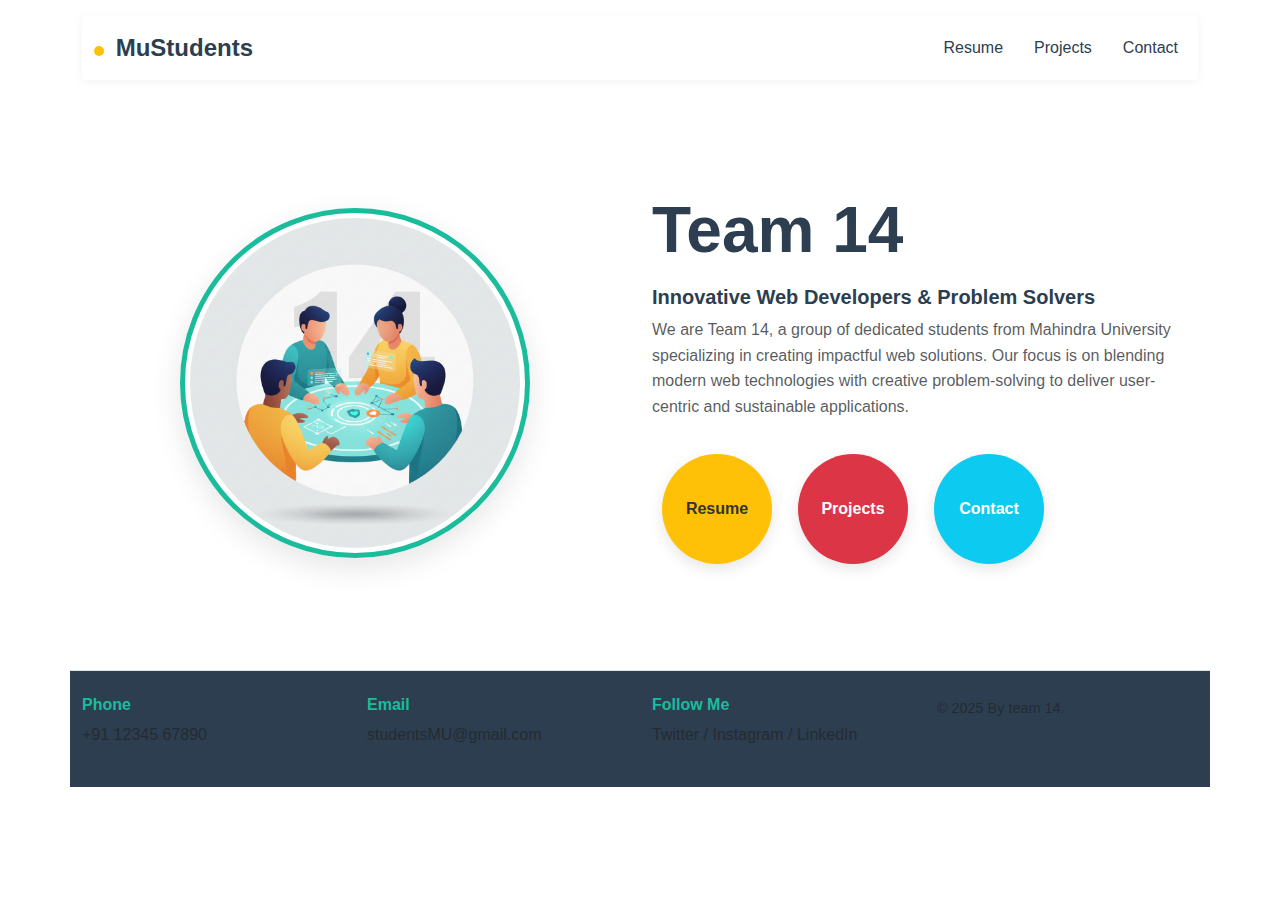
<file: index.html>
<!DOCTYPE html>
<html lang="en">
<head>
    <meta charset="UTF-8">
    <meta name="viewport" content="width=device-width, initial-scale=1.0">
    <title>MuStudents - Personal Portfolio</title>
    
    <link href="https://cdn.jsdelivr.net/npm/bootstrap@5.3.3/dist/css/bootstrap.min.css" rel="stylesheet" integrity="sha384-QWTKZyjpPEjISv5WaRU9OFeRpok6YctnYmDr5pNlyT2bRjXh0JMhjY6hW+ALEwIH" crossorigin="anonymous">

    <link rel="stylesheet" href="style.css">
    </head>
<body>

    <header class="container py-3">
        <nav class="navbar navbar-expand-lg">
            <div class="container-fluid">
                <a class="navbar-brand fw-bold" href="index.html">
                    <span style="display: inline-block; width: 10px; height: 10px; background-color: #ffc107; border-radius: 50%; margin-right: 5px;"></span>
                    MuStudents </a>
                
                <button class="navbar-toggler" type="button" data-bs-toggle="collapse" data-bs-target="#navbarNav" aria-controls="navbarNav" aria-expanded="false" aria-label="Toggle navigation">
                    <span class="navbar-toggler-icon"></span>
                </button>
                
                <div class="collapse navbar-collapse justify-content-end" id="navbarNav">
                    <ul class="navbar-nav">
                        <li class="nav-item">
                            <a class="nav-link" href="resume.html">Resume</a>
                        </li>
                        <li class="nav-item">
                            <a class="nav-link" href="projects.html">Projects</a>
                        </li>
                        <li class="nav-item">
                            <a class="nav-link" href="contact.html">Contact</a>
                        </li>
                    </ul>
                </div>
            </div>
        </nav>
    </header>

    <main class="container my-5">
        <section id="home-hero" class="py-5">
            <div class="row align-items-center">
                
                <div class="col-md-6 text-center">
                    <img src="team_profile.png" alt="Team 14 Profile Picture" class="img-fluid profile-image">
                </div>

                <div class="col-md-6">
                    <h1 class="display-3 fw-bold">Team 14</h1>
                    <h5 class="fw-bold mt-3">Innovative Web Developers & Problem Solvers</h5>
                    <p class="text-muted">
                        We are Team 14, a group of dedicated students from Mahindra University specializing in creating impactful web solutions. Our focus is on blending modern web technologies with creative problem-solving to deliver user-centric and sustainable applications.
                    </p>
                    
                    <div class="d-flex mt-4 justify-content-center justify-content-md-start">
                        <a href="resume.html" class="circle-btn btn-resume">Resume</a>
                        <a href="projects.html" class="circle-btn btn-projects ms-3">Projects</a>
                        <a href="contact.html" class="circle-btn btn-contact ms-3">Contact</a>
                    </div>
                </div>

            </div>
        </section>
        </main>

    <footer class="container py-4 mt-5 border-top">
        <div class="row">
            
            <div class="col-12 col-md-3 mb-3">
                <h6 class="fw-bold">Phone</h6>
                <span class="text-muted">+91 12345 67890</span> </div>

            <div class="col-12 col-md-3 mb-3">
                <h6 class="fw-bold">Email</h6>
                <span class="text-muted">studentsMU@gmail.com</span> </div>

            <div class="col-12 col-md-3 mb-3">
                <h6 class="fw-bold">Follow Me</h6>
                <span class="text-muted">Twitter / Instagram / LinkedIn</span> </div>

            <div class="col-12 col-md-3 mb-3">
                <span class="text-muted" style="font-size: 0.9rem;">&copy; 2025 By team 14.</span> </div>

        </div>
    </footer>


    <script src="https://cdn.jsdelivr.net/npm/bootstrap@5.3.3/dist/js/bootstrap.bundle.min.js" integrity="sha384-YvpcrYf0tY3lHB60NNkmXc5s9fDVZLESaAA55NDzOxhy9GkcIdslK1eN7N6jIeHz" crossorigin="anonymous"></script>
</body>
</html>
</file>
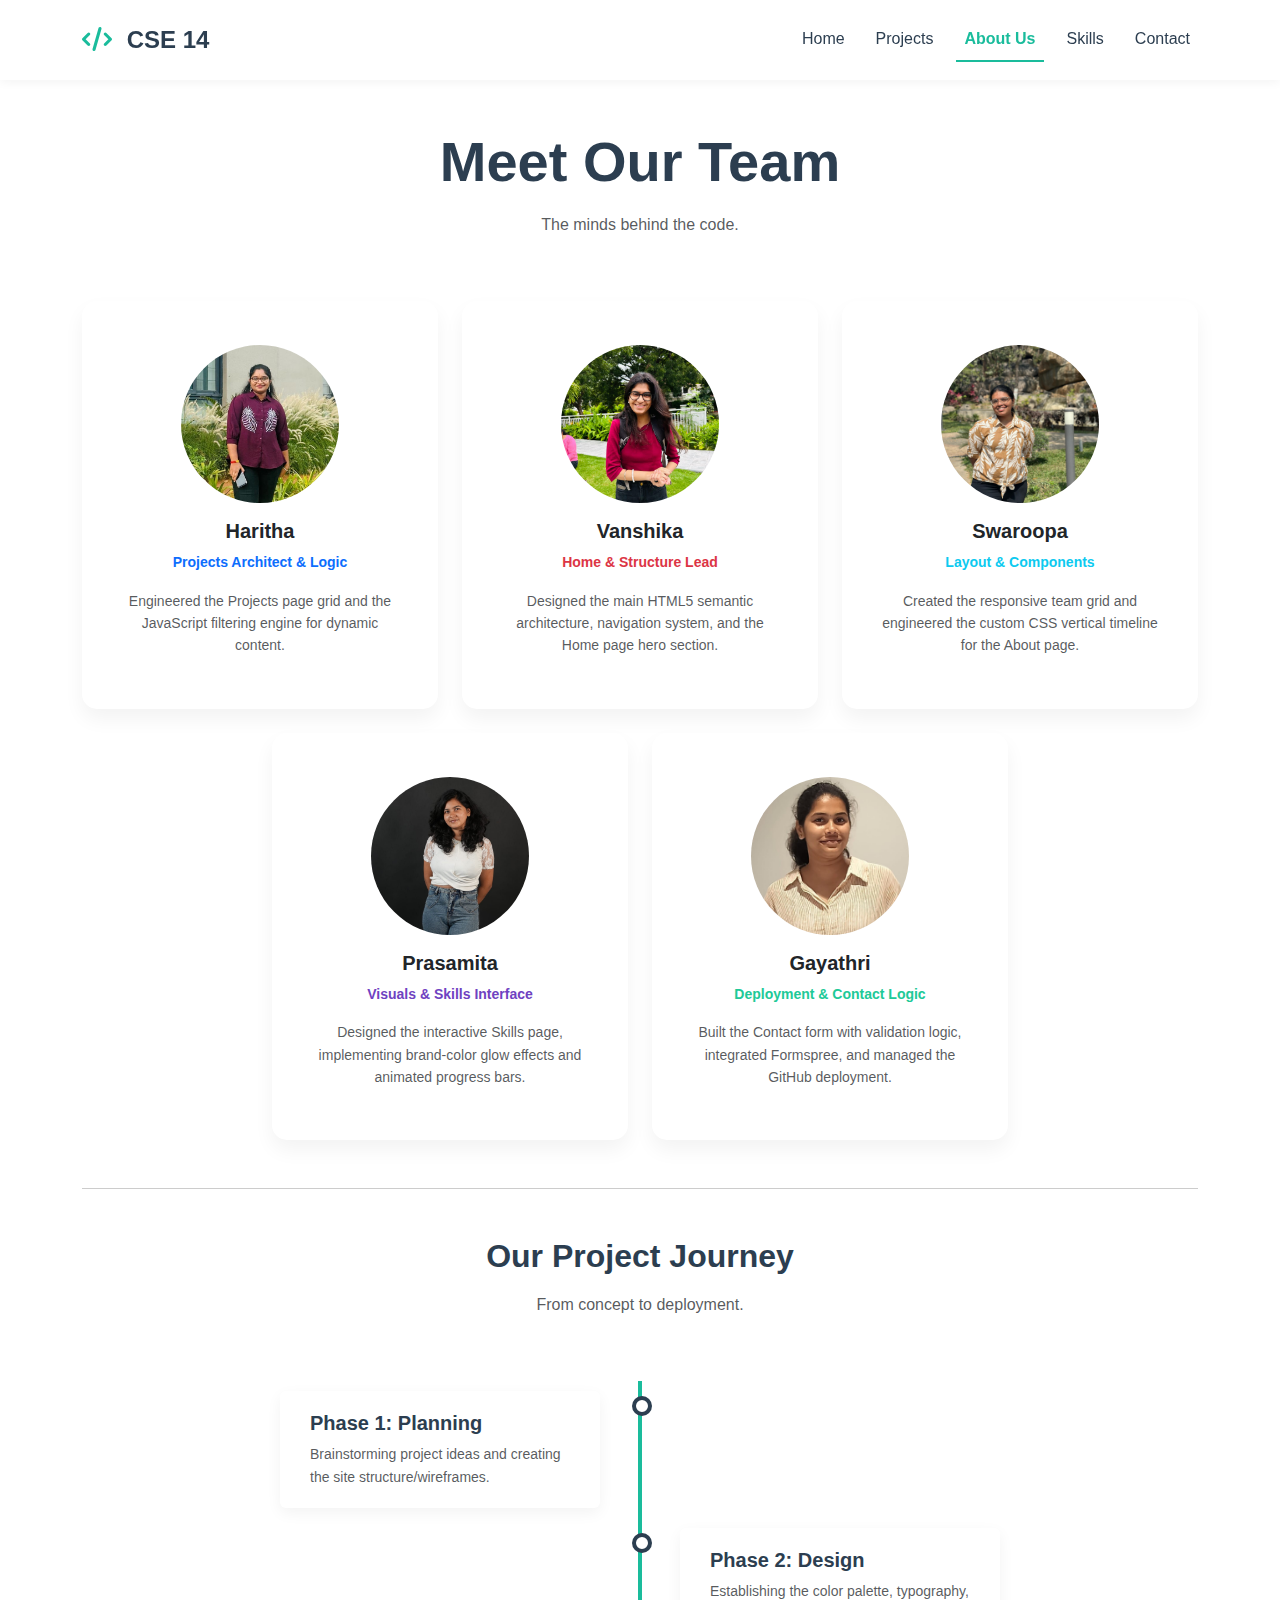
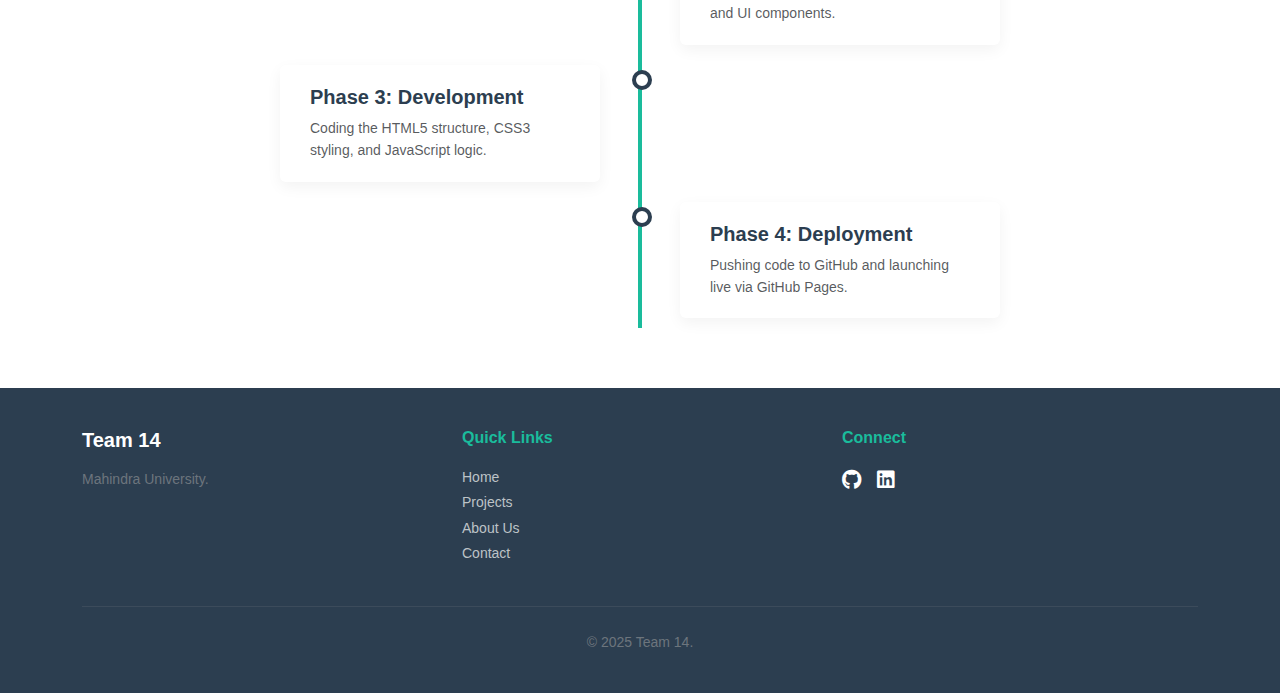
<file: about.html>
<!DOCTYPE html>
<html lang="en">
<head>
    <meta charset="UTF-8">
    <meta name="viewport" content="width=device-width, initial-scale=1.0">
    <title>About Us - Team 14 Portfolio</title>
    
    <link rel="icon" type="image/x-icon" href="favicon.ico">
    <link href="https://cdn.jsdelivr.net/npm/bootstrap@5.3.3/dist/css/bootstrap.min.css" rel="stylesheet">
    <link rel="stylesheet" href="https://cdnjs.cloudflare.com/ajax/libs/font-awesome/6.4.0/css/all.min.css">
    <link rel="stylesheet" href="style.css">
</head>
<body>

    <header class="sticky-top">
        <nav class="navbar navbar-expand-lg py-3">
            <div class="container">
                <a class="navbar-brand fw-bold" href="index.html">
                    <i class="fa-solid fa-code me-2" style="color: var(--primary-color);"></i>
                    CSE 14
                </a>
                <button class="navbar-toggler" type="button" data-bs-toggle="collapse" data-bs-target="#navbarNav">
                    <span class="navbar-toggler-icon"></span>
                </button>
                <div class="collapse navbar-collapse justify-content-end" id="navbarNav">
                    <ul class="navbar-nav">
                        <li class="nav-item"><a class="nav-link" href="index.html">Home</a></li>
                        <li class="nav-item"><a class="nav-link" href="projects.html">Projects</a></li>
                        <li class="nav-item"><a class="nav-link active" href="about.html">About Us</a></li>
                        <li class="nav-item"><a class="nav-link" href="skills.html">Skills</a></li>
                        <li class="nav-item"><a class="nav-link" href="contact.html">Contact</a></li>
                    </ul>
                </div>
            </div>
        </nav>
    </header>

    <main class="container my-5">
        
        <div class="row mb-5 text-center">
            <div class="col-12">
                <h1 class="display-4 fw-bold mb-3">Meet Our Team</h1>
                <p class="text-muted">The minds behind the code.</p>
            </div>
        </div>

        <div class="row justify-content-center g-4 mb-5">
            
            <div class="col-lg-4 col-md-6">
                <div class="card team-card text-center h-100">
                    <img src="haritha.jpeg" class="card-img-top w-50 rounded-circle mx-auto mt-4" alt="Haritha">
                    <div class="card-body">
                        <h5 class="card-title fw-bold">Haritha</h5>
                        <p class="text-primary fw-bold small">Projects Architect & Logic</p>
                        <p class="text-muted small">Engineered the Projects page grid and the JavaScript filtering engine for dynamic content.</p>
                    </div>
                </div>
            </div>

            <div class="col-lg-4 col-md-6">
                <div class="card team-card text-center h-100">
                    <img src="vanshika.jpeg" class="card-img-top w-50 rounded-circle mx-auto mt-4" alt="Vanshika">
                    <div class="card-body">
                        <h5 class="card-title fw-bold">Vanshika</h5>
                        <p class="text-danger fw-bold small">Home & Structure Lead</p>
                        <p class="text-muted small">Designed the main HTML5 semantic architecture, navigation system, and the Home page hero section.</p>
                    </div>
                </div>
            </div>

            <div class="col-lg-4 col-md-6">
                <div class="card team-card text-center h-100">
                    <img src="swaroopa.jpeg" class="card-img-top w-50 rounded-circle mx-auto mt-4" alt="Swaroopa">
                    <div class="card-body">
                        <h5 class="card-title fw-bold">Swaroopa</h5>
                        <p class="text-info fw-bold small">Layout & Components</p>
                        <p class="text-muted small">Created the responsive team grid and engineered the custom CSS vertical timeline for the About page.</p>
                    </div>
                </div>
            </div>

            <div class="col-lg-4 col-md-6">
                <div class="card team-card text-center h-100">
                    <img src="prasamita.jpeg" class="card-img-top w-50 rounded-circle mx-auto mt-4" alt="Prasamita">
                    <div class="card-body">
                        <h5 class="card-title fw-bold">Prasamita</h5>
                        <p style="color: #6f42c1;" class="fw-bold small">Visuals & Skills Interface</p>
                        <p class="text-muted small">Designed the interactive Skills page, implementing brand-color glow effects and animated progress bars.</p>
                    </div>
                </div>
            </div>

            <div class="col-lg-4 col-md-6">
                <div class="card team-card text-center h-100">
                    <img src="gayathri.jpeg" class="card-img-top w-50 rounded-circle mx-auto mt-4" alt="Gayathri">
                    <div class="card-body">
                        <h5 class="card-title fw-bold">Gayathri</h5>
                        <p style="color: #20c997;" class="fw-bold small">Deployment & Contact Logic</p>
                        <p class="text-muted small">Built the Contact form with validation logic, integrated Formspree, and managed the GitHub deployment.</p>
                    </div>
                </div>
            </div>

        </div>

        <hr class="my-5">

        <div class="row mb-5 text-center">
            <div class="col-12">
                <h2 class="fw-bold mb-3">Our Project Journey</h2>
                <p class="text-muted">From concept to deployment.</p>
            </div>
        </div>

        <div class="timeline">
            <div class="timeline-container left">
                <div class="timeline-content">
                    <h5 class="fw-bold">Phase 1: Planning</h5>
                    <p class="text-muted small mb-0">Brainstorming project ideas and creating the site structure/wireframes.</p>
                </div>
            </div>
            <div class="timeline-container right">
                <div class="timeline-content">
                    <h5 class="fw-bold">Phase 2: Design</h5>
                    <p class="text-muted small mb-0">Establishing the color palette, typography, and UI components.</p>
                </div>
            </div>
            <div class="timeline-container left">
                <div class="timeline-content">
                    <h5 class="fw-bold">Phase 3: Development</h5>
                    <p class="text-muted small mb-0">Coding the HTML5 structure, CSS3 styling, and JavaScript logic.</p>
                </div>
            </div>
            <div class="timeline-container right">
                <div class="timeline-content">
                    <h5 class="fw-bold">Phase 4: Deployment</h5>
                    <p class="text-muted small mb-0">Pushing code to GitHub and launching live via GitHub Pages.</p>
                </div>
            </div>
        </div>

    </main>

    <footer>
        <div class="container">
            <div class="row">
                <div class="col-md-4 mb-4 mb-md-0">
                    <h5 class="fw-bold text-white mb-3">Team 14</h5>
                    <p class="text-secondary small">Mahindra University.</p>
                </div>
                <div class="col-md-4 mb-4 mb-md-0">
                    <h6 class="fw-bold mb-3">Quick Links</h6>
                    <ul class="list-unstyled">
                        <li><a href="index.html" class="text-decoration-none small">Home</a></li>
                        <li><a href="projects.html" class="text-decoration-none small">Projects</a></li>
                        <li><a href="about.html" class="text-decoration-none small">About Us</a></li>
                        <li><a href="contact.html" class="text-decoration-none small">Contact</a></li>
                    </ul>
                </div>
                <div class="col-md-4">
                    <h6 class="fw-bold mb-3">Connect</h6>
                    <div class="d-flex gap-3">
                        <a href="#" class="text-white fs-5"><i class="fa-brands fa-github"></i></a>
                        <a href="#" class="text-white fs-5"><i class="fa-brands fa-linkedin"></i></a>
                    </div>
                </div>
            </div>
            <hr class="border-secondary my-4">
            <div class="text-center text-secondary small">&copy; 2025 Team 14.</div>
        </div>
    </footer>

    <script src="https://cdn.jsdelivr.net/npm/bootstrap@5.3.3/dist/js/bootstrap.bundle.min.js"></script>
</body>
</html>
</file>
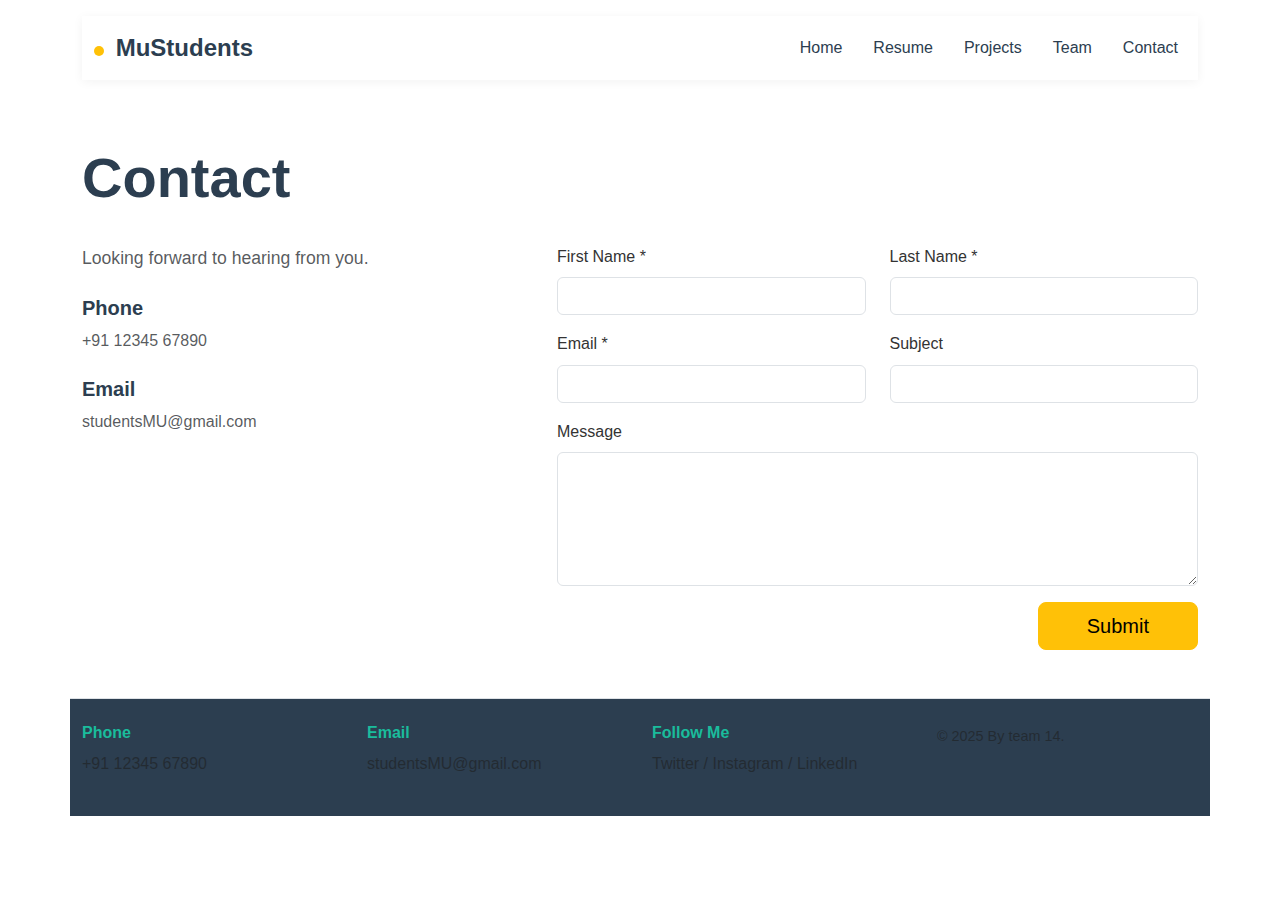
<file: contact.html>
<!DOCTYPE html>
<html lang="en">
<head>
    <meta charset="UTF-8">
    <meta name="viewport" content="width=device-width, initial-scale=1.0">
    <title>Contact - MuStudents Portfolio</title>
    
    <link href="https://cdn.jsdelivr.net/npm/bootstrap@5.3.3/dist/css/bootstrap.min.css" rel="stylesheet" integrity="sha34-QWTKZyjpPEjISv5WaRU9OFeRpok6YctnYmDr5pNlyT2bRjXh0JMhjY6hW+ALEwIH" crossorigin="anonymous">

    <link rel="stylesheet" href="style.css">
</head>
<body>

<header class="container py-3">
        <nav class="navbar navbar-expand-lg">
            <div class="container-fluid">
                <a class="navbar-brand fw-bold" href="index.html">
                    <span style="display: inline-block; width: 10px; height: 10px; background-color: #ffc107; border-radius: 50%; margin-right: 5px;"></span>
                    MuStudents
                </a>
                
                <button class="navbar-toggler" type="button" data-bs-toggle="collapse" data-bs-target="#navbarNav" aria-controls="navbarNav" aria-expanded="false" aria-label="Toggle navigation">
                    <span class="navbar-toggler-icon"></span>
                </button>
                
                <div class="collapse navbar-collapse justify-content-end" id="navbarNav">
                    <ul class="navbar-nav">
                        <li class="nav-item">
                            <a class="nav-link" href="index.html">Home</a>
                        </li>
                        <li class="nav-item">
                            <a class="nav-link" href="resume.html">Resume</a>
                        </li>
                        <li class="nav-item">
                            <a class="nav-link" href="projects.html">Projects</a>
                        </li>
                        <li class="nav-item">
                            <a class="nav-link" href="team.html">Team</a>
                        </li>
                        <li class="nav-item">
                            <a class="nav-link" href="contact.html">Contact</a>
                        </li>
                    </ul>
                </div>
            </div>
        </nav>
    </header>

    <main class="container my-5">
        
        <div class="row mb-4">
            <div class="col-12">
                <h1 class="display-4 fw-bold">Contact</h1>
            </div>
        </div>

        <div class="row">
            
            <div class="col-md-5 mb-4">
                <p class="text-muted" style="font-size: 1.1rem;">Looking forward to hearing from you.</p>
                
                <h5 class="fw-bold mt-4">Phone</h5>
                <p class="text-muted">+91 12345 67890</p>
                
                <h5 class="fw-bold mt-4">Email</h5>
                <p class="text-muted">studentsMU@gmail.com</p>
            </div>

            <div class="col-md-7">
                <form action="#" method="POST">
                    
                    <div class="row">
                        <div class="col-md-6 mb-3">
                            <label for="firstName" class="form-label">First Name *</label>
                            <input type="text" class="form-control" id="firstName" required>
                        </div>
                        <div class="col-md-6 mb-3">
                            <label for="lastName" class="form-label">Last Name *</label>
                            <input type="text" class="form-control" id="lastName" required>
                        </div>
                    </div>
                    
                    <div class="row">
                        <div class="col-md-6 mb-3">
                            <label for="email" class="form-label">Email *</label>
                            <input type="email" class="form-control" id="email" required>
                        </div>
                        <div class="col-md-6 mb-3">
                            <label for="subject" class="form-label">Subject</label>
                            <input type="text" class="form-control" id="subject">
                        </div>
                    </div>

                    <div class="mb-3">
                        <label for="message" class="form-label">Message</label>
                        <textarea class="form-control" id="message" rows="5"></textarea>
                    </div>

                    <div class="text-end">
                        <button type="submit" class="btn btn-warning btn-lg px-5">Submit</button>
                    </div>

                </form>
            </div>
        </div>

    </main>

    <footer class="container py-4 mt-5 border-top">
        <div class="row">
            
            <div class="col-12 col-md-3 mb-3">
                <h6 class="fw-bold">Phone</h6>
                <span class="text-muted">+91 12345 67890</span>
            </div>

            <div class="col-12 col-md-3 mb-3">
                <h6 class="fw-bold">Email</h6>
                <span class="text-muted">studentsMU@gmail.com</span>
            </div>

            <div class="col-12 col-md-3 mb-3">
                <h6 class="fw-bold">Follow Me</h6>
                <span class="text-muted">Twitter / Instagram / LinkedIn</span>
            </div>

            <div class="col-12 col-md-3 mb-3">
                <span class="text-muted" style="font-size: 0.9rem;">&copy; 2025 By team 14.</span>
            </div>

        </div>
    </footer>


    <script src="https://cdn.jsdelivr.net/npm/bootstrap@5.3.3/dist/js/bootstrap.bundle.min.js" integrity="sha34-YvpcrYf0tY3lHB60NNkmXc5s9fDVZLESaAA55NDzOxhy9GkcIdslK1eN7N6jIeHz" crossorigin="anonymous"></script>
</body>
</html>
</file>
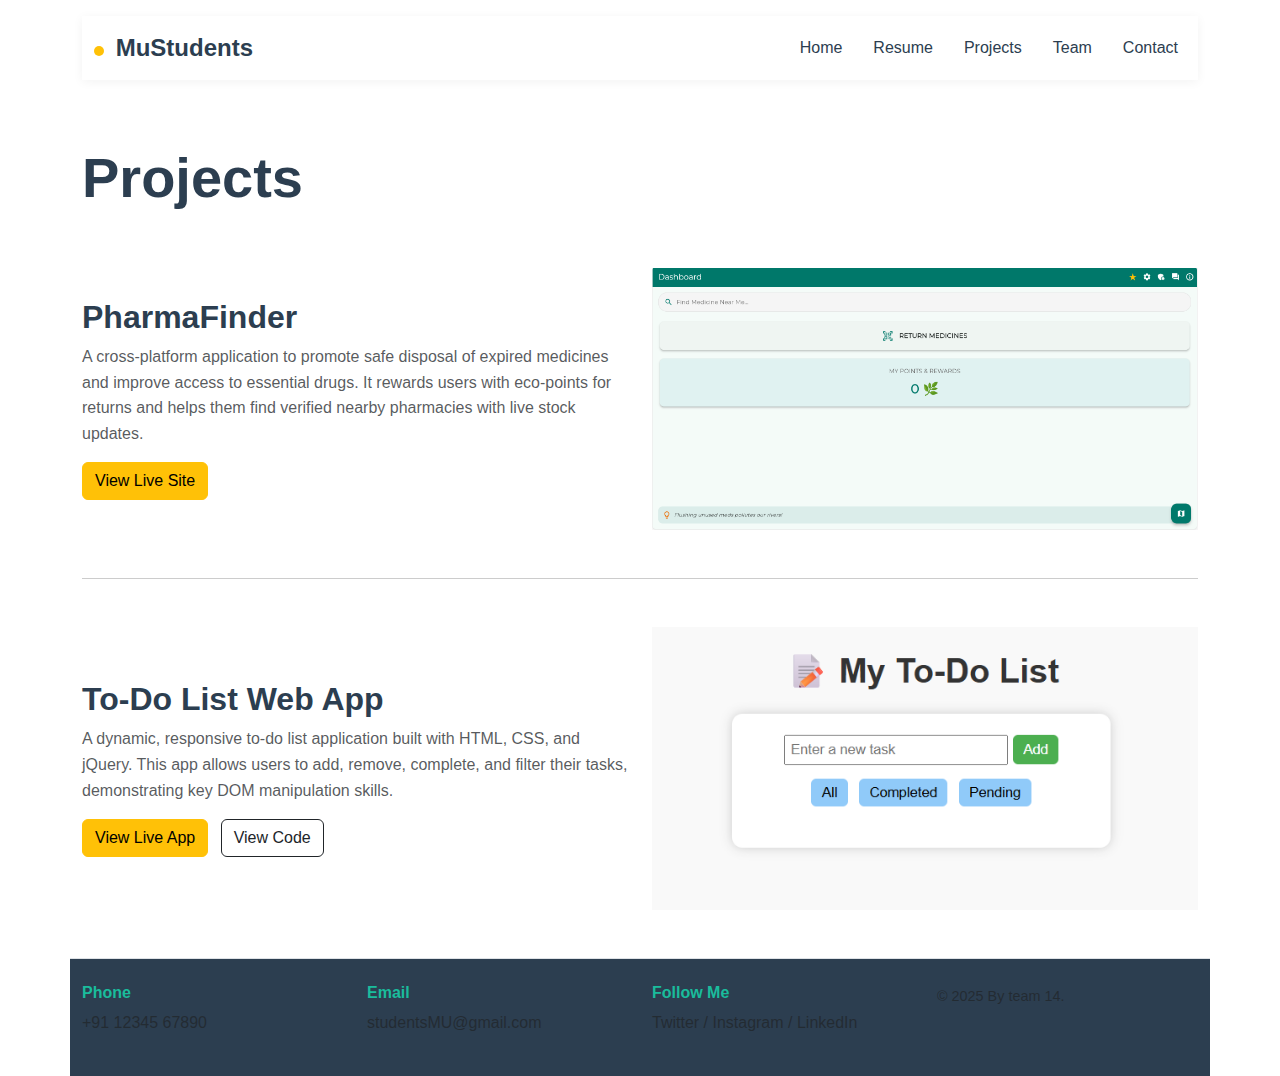
<file: projects.html>
<!DOCTYPE html>
<html lang="en">
<head>
    <meta charset="UTF-8">
    <meta name="viewport" content="width=device-width, initial-scale=1.0">
    <title>Projects - MuStudents Portfolio</title>
    
    <link href="https://cdn.jsdelivr.net/npm/bootstrap@5.3.3/dist/css/bootstrap.min.css" rel="stylesheet" integrity="sha384-QWTKZyjpPEjISv5WaRU9OFeRpok6YctnYmDr5pNlyT2bRjXh0JMhjY6hW+ALEwIH" crossorigin="anonymous">

    <link rel="stylesheet" href="style.css">
</head>
<body>

<header class="container py-3">
        <nav class="navbar navbar-expand-lg">
            <div class="container-fluid">
                <a class="navbar-brand fw-bold" href="index.html">
                    <span style="display: inline-block; width: 10px; height: 10px; background-color: #ffc107; border-radius: 50%; margin-right: 5px;"></span>
                    MuStudents
                </a>
                
                <button class="navbar-toggler" type="button" data-bs-toggle="collapse" data-bs-target="#navbarNav" aria-controls="navbarNav" aria-expanded="false" aria-label="Toggle navigation">
                    <span class="navbar-toggler-icon"></span>
                </button>
                
                <div class="collapse navbar-collapse justify-content-end" id="navbarNav">
                    <ul class="navbar-nav">
                        <li class="nav-item">
                            <a class="nav-link" href="index.html">Home</a>
                        </li>
                        <li class="nav-item">
                            <a class="nav-link" href="resume.html">Resume</a>
                        </li>
                        <li class="nav-item">
                            <a class="nav-link" href="projects.html">Projects</a>
                        </li>
                        <li class="nav-item">
                            <a class="nav-link" href="team.html">Team</a>
                        </li>
                        <li class="nav-item">
                            <a class="nav-link" href="contact.html">Contact</a>
                        </li>
                    </ul>
                </div>
            </div>
        </nav>
    </header>

    <main class="container my-5">
        
        <div class="row mb-5">
            <div class="col-12">
                <h1 class="display-4 fw-bold">Projects</h1>
            </div>
        </div>

        <section class="project-item mb-5">
            <div class="row align-items-center">
                <div class="col-md-6 mb-3 mb-md-0">
                    <h2 class="fw-bold">PharmaFinder</h2>
                    <p class="text-muted">
                        A cross-platform application to promote safe disposal of expired medicines and improve access to essential drugs. It rewards users with eco-points for returns and helps them find verified nearby pharmacies with live stock updates.
                    </p>
                    <a href="https://pharmafinderapp-15977.web.app" target="_blank" rel="noopener noreferrer" class="btn btn-warning">View Live Site</a>
                </div>
                <div class="col-md-6">
                    <img src="pharmafinder.png" alt="PharmaFinder App Screenshot" class="img-fluid project-image">
                </div>
            </div>
        </section>

        <hr class="my-5"> <section class="project-item mb-5">
            <div class="row align-items-center">
                <div class="col-md-6 mb-3 mb-md-0">
                    <h2 class="fw-bold">To-Do List Web App</h2>
                    <p class="text-muted">
                        A dynamic, responsive to-do list application built with HTML, CSS, and jQuery. This app allows users to add, remove, complete, and filter their tasks, demonstrating key DOM manipulation skills.
                    </p>
                    <a href="https://swift13dev.github.io/todo-list-app/" target="_blank" rel="noopener noreferrer" class="btn btn-warning">
                        View Live App
                    </a>
                    <a href="https://github.com/swift13dev/todo-list-app" target="_blank" rel="noopener noreferrer" class="btn btn-outline-dark ms-2">
                        View Code
                    </a>
                </div>
                <div class="col-md-6">
                    <img src="todo.png" alt="To-Do List App Screenshot" class="img-fluid project-image">
                </div>
            </div>
        </section>

    </main>

    <footer class="container py-4 mt-5 border-top">
        <div class="row">
            
            <div class="col-12 col-md-3 mb-3">
                <h6 class="fw-bold">Phone</h6>
                <span class="text-muted">+91 12345 67890</span>
            </div>

            <div class="col-12 col-md-3 mb-3">
                <h6 class="fw-bold">Email</h6>
                <span class="text-muted">studentsMU@gmail.com</span>
            </div>

            <div class="col-12 col-md-3 mb-3">
                <h6 class="fw-bold">Follow Me</h6>
                <span class="text-muted">Twitter / Instagram / LinkedIn</span>
            </div>

            <div class="col-12 col-md-3 mb-3">
                <span class="text-muted" style="font-size: 0.9rem;">&copy; 2025 By team 14.</span>
            </div>

        </div>
    </footer>


    <script src="https://cdn.jsdelivr.net/npm/bootstrap@5.3.3/dist/js/bootstrap.bundle.min.js" integrity="sha384-YvpcrYf0tY3lHB60NNkmXc5s9fDVZLESaAA55NDzOxhy9GkcIdslK1eN7N6jIeHz" crossorigin="anonymous"></script>
</body>
</html>
</file>
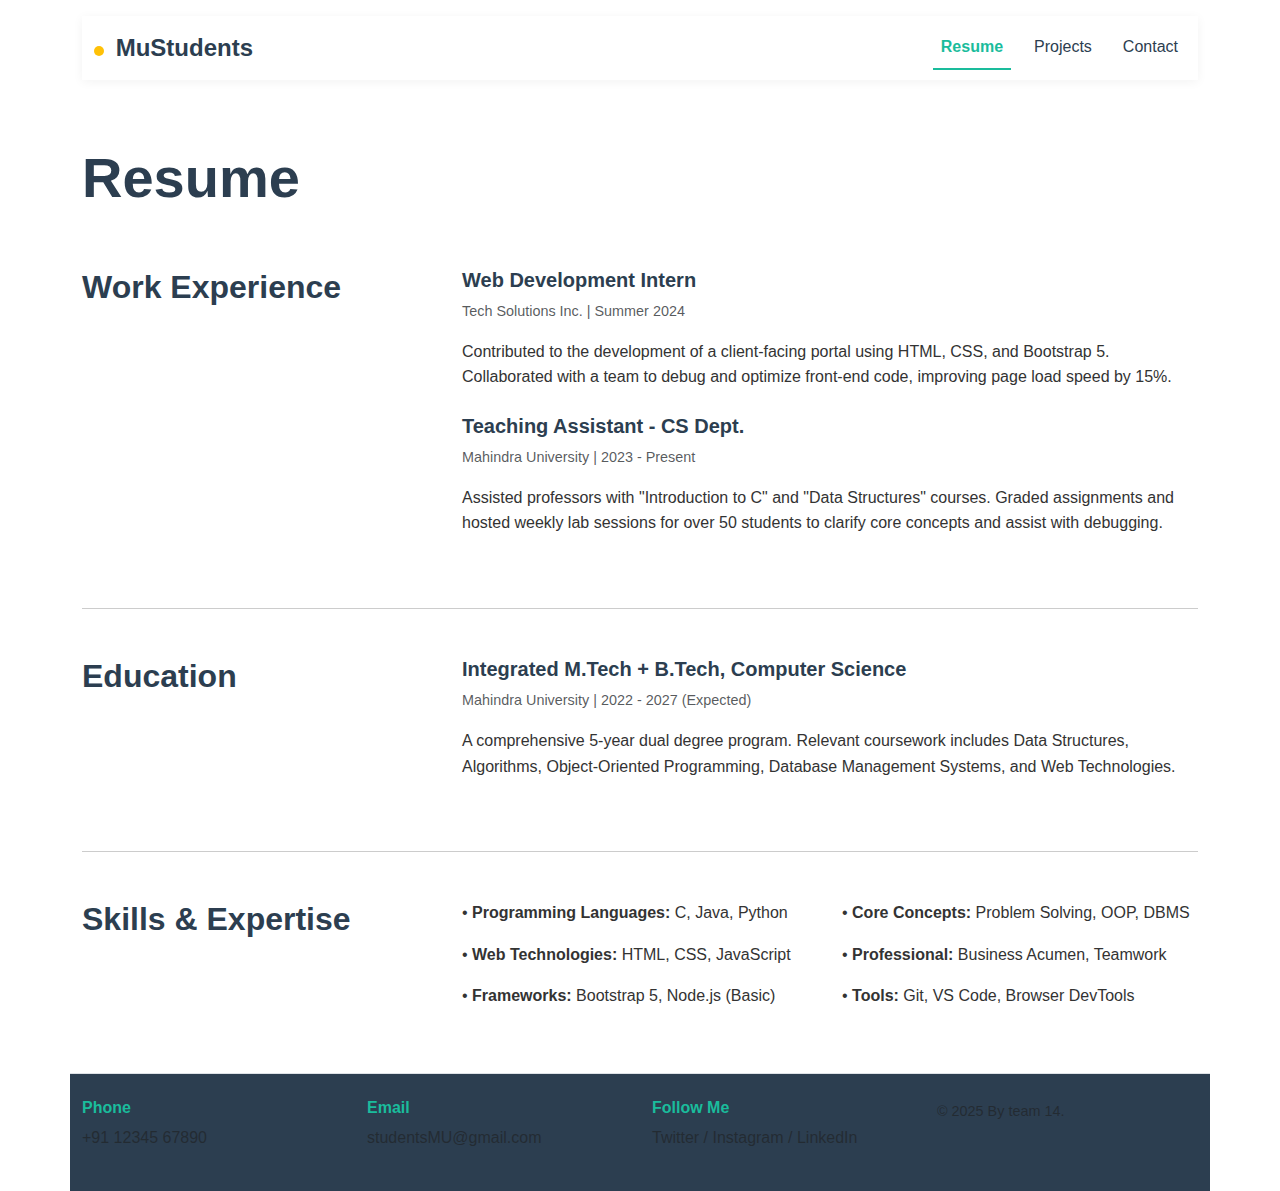
<file: resume.html>
<!DOCTYPE html>
<html lang="en">
<head>
    <meta charset="UTF-8">
    <meta name="viewport" content="width=device-width, initial-scale=1.0">
    <title>Resume - MuStudents Portfolio</title>
    
    <link href="https://cdn.jsdelivr.net/npm/bootstrap@5.3.3/dist/css/bootstrap.min.css" rel="stylesheet" integrity="sha384-QWTKZyjpPEjISv5WaRU9OFeRpok6YctnYmDr5pNlyT2bRjXh0JMhjY6hW+ALEwIH" crossorigin="anonymous">

    <link rel="stylesheet" href="style.css">
</head>
<body>

    <header class="container py-3">
        <nav class="navbar navbar-expand-lg">
            <div class="container-fluid">
                <a class="navbar-brand fw-bold" href="index.html">
                    <span style="display: inline-block; width: 10px; height: 10px; background-color: #ffc107; border-radius: 50%; margin-right: 5px;"></span>
                    MuStudents
                </a>
                
                <button class="navbar-toggler" type="button" data-bs-toggle="collapse" data-bs-target="#navbarNav" aria-controls="navbarNav" aria-expanded="false" aria-label="Toggle navigation">
                    <span class="navbar-toggler-icon"></span>
                </button>
                
                <div class="collapse navbar-collapse justify-content-end" id="navbarNav">
                    <ul class="navbar-nav">
                        <li class="nav-item">
                            <a class="nav-link active" href="resume.html">Resume</a>
                        </li>
                        <li class="nav-item">
                            <a class="nav-link" href="projects.html">Projects</a>
                        </li>
                        <li class="nav-item">
                            <a class="nav-link" href="contact.html">Contact</a>
                        </li>
                    </ul>
                </div>
            </div>
        </nav>
    </header>

    <main class="container my-5">
        
        <div class="row mb-5">
            <div class="col-12">
                <h1 class="display-4 fw-bold">Resume</h1>
            </div>
        </div>

        <section id="work-experience" class="mb-5">
            <div class="row">
                <div class="col-md-4">
                    <h2 class="fw-bold">Work Experience</h2>
                </div>
                <div class="col-md-8">
                    <div class="mb-4">
                        <h5 class="fw-bold">Web Development Intern</h5>
                        <p class="text-muted" style="font-size: 0.9rem;">Tech Solutions Inc. | Summer 2024</p>
                        <p>Contributed to the development of a client-facing portal using HTML, CSS, and Bootstrap 5. Collaborated with a team to debug and optimize front-end code, improving page load speed by 15%.</p>
                    </div>
                    <div class="mb-4">
                        <h5 class="fw-bold">Teaching Assistant - CS Dept.</h5>
                        <p class="text-muted" style="font-size: 0.9rem;">Mahindra University | 2023 - Present</p>
                        <p>Assisted professors with "Introduction to C" and "Data Structures" courses. Graded assignments and hosted weekly lab sessions for over 50 students to clarify core concepts and assist with debugging.</p>
                    </div>
                </div>
            </div>
        </section>

        <hr class="my-5"> <section id="education" class="mb-5">
            <div class="row">
                <div class="col-md-4">
                    <h2 class="fw-bold">Education</h2>
                </div>
                <div class="col-md-8">
                    <div class="mb-4">
                        <h5 class="fw-bold">Integrated M.Tech + B.Tech, Computer Science</h5>
                        <p class="text-muted" style="font-size: 0.9rem;">Mahindra University | 2022 - 2027 (Expected)</p>
                        <p>A comprehensive 5-year dual degree program. Relevant coursework includes Data Structures, Algorithms, Object-Oriented Programming, Database Management Systems, and Web Technologies.</p>
                    </div>
                </div>
            </div>
        </section>
        
        <hr class="my-5"> <section id="skills" class="mb-5">
            <div class="row">
                <div class="col-md-4">
                    <h2 class="fw-bold">Skills & Expertise</h2>
                </div>
                <div class="col-md-8">
                    <div class="row">
                        <div class="col-md-6">
                            <ul class="list-unstyled">
                                <li><p>• <strong>Programming Languages:</strong> C, Java, Python</p></li>
                                <li><p>• <strong>Web Technologies:</strong> HTML, CSS, JavaScript</p></li>
                                <li><p>• <strong>Frameworks:</strong> Bootstrap 5, Node.js (Basic)</p></li>
                            </ul>
                        </div>
                        <div class="col-md-6">
                            <ul class="list-unstyled">
                                <li><p>• <strong>Core Concepts:</strong> Problem Solving, OOP, DBMS</p></li>
                                <li><p>• <strong>Professional:</strong> Business Acumen, Teamwork</p></li>
                                <li><p>• <strong>Tools:</strong> Git, VS Code, Browser DevTools</p></li>
                            </ul>
                        </div>
                    </div>
                </div>
            </div>
        </section>

    </main>

    <footer class="container py-4 mt-5 border-top">
        <div class="row">
            
            <div class="col-12 col-md-3 mb-3">
                <h6 class="fw-bold">Phone</h6>
                <span class="text-muted">+91 12345 67890</span>
            </div>

            <div class="col-12 col-md-3 mb-3">
                <h6 class="fw-bold">Email</h6>
                <span class="text-muted">studentsMU@gmail.com</span>
            </div>

            <div class="col-12 col-md-3 mb-3">
                <h6 class="fw-bold">Follow Me</h6>
                <span class="text-muted">Twitter / Instagram / LinkedIn</span>
            </div>

            <div class="col-12 col-md-3 mb-3">
                <span class="text-muted" style="font-size: 0.9rem;">&copy; 2025 By team 14.</span>
            </div>

        </div>
    </footer>


    <script src="https://cdn.jsdelivr.net/npm/bootstrap@5.3.3/dist/js/bootstrap.bundle.min.js" integrity="sha384-YvpcrYf0tY3lHB60NNkmXc5s9fDVZLESaAA55NDzOxhy9GkcIdslK1eN7N6jIeHz" crossorigin="anonymous"></script>
</body>
</html>
</file>
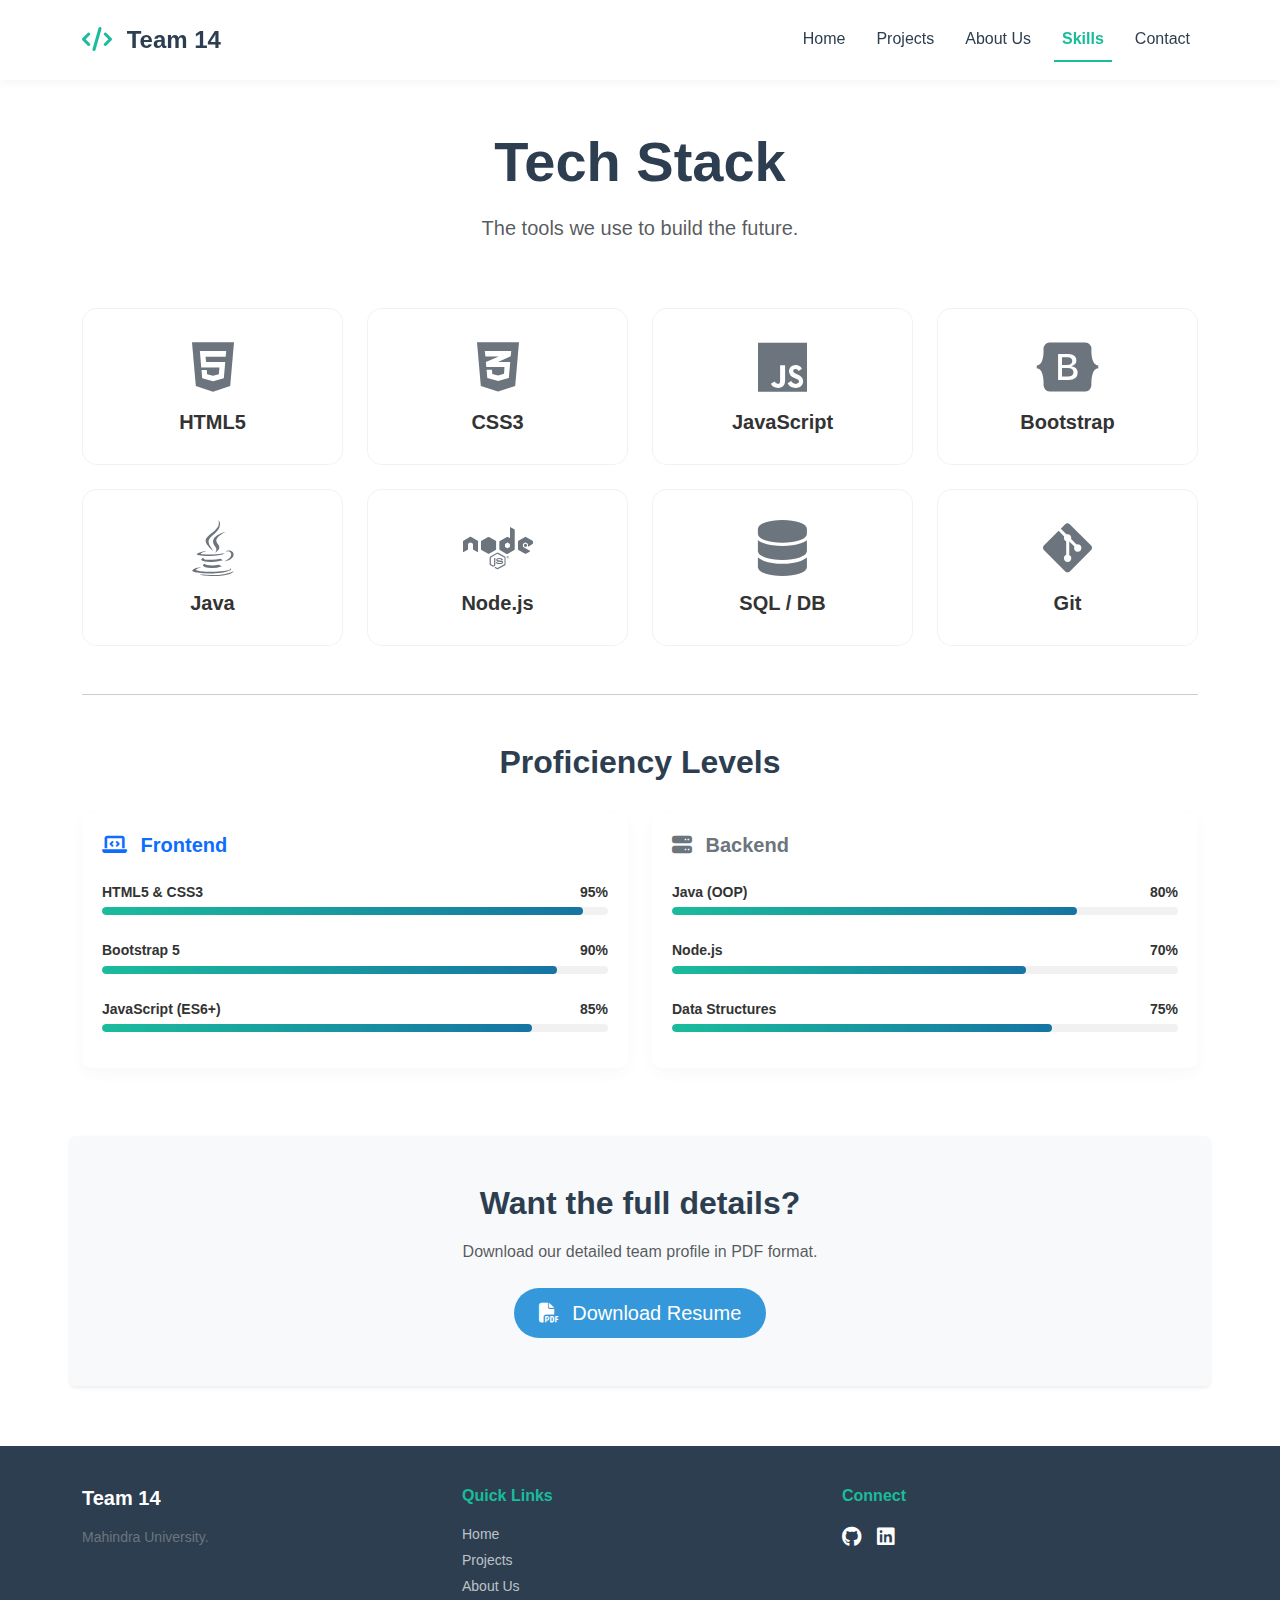
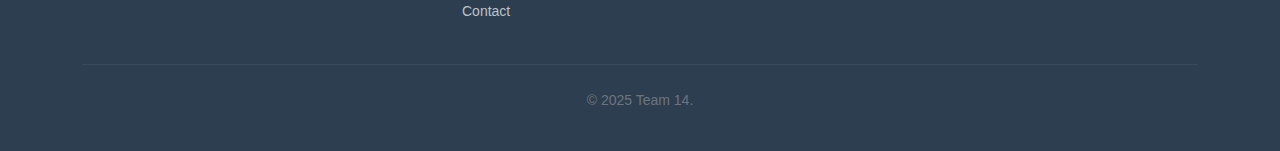
<file: skills.html>
<!DOCTYPE html>
<html lang="en">
<head>
    <meta charset="UTF-8">
    <meta name="viewport" content="width=device-width, initial-scale=1.0">
    <title>Skills - Team 14 Portfolio</title>
    
    <link rel="icon" type="image/x-icon" href="favicon.ico">
    <link href="https://cdn.jsdelivr.net/npm/bootstrap@5.3.3/dist/css/bootstrap.min.css" rel="stylesheet">
    <link rel="stylesheet" href="https://cdnjs.cloudflare.com/ajax/libs/font-awesome/6.4.0/css/all.min.css">
    <link rel="stylesheet" href="style.css">
</head>
<body>

    <header class="sticky-top">
        <nav class="navbar navbar-expand-lg py-3">
            <div class="container">
                <a class="navbar-brand fw-bold" href="index.html">
                    <i class="fa-solid fa-code me-2" style="color: var(--primary-color);"></i> Team 14
                </a>
                <button class="navbar-toggler" type="button" data-bs-toggle="collapse" data-bs-target="#navbarNav">
                    <span class="navbar-toggler-icon"></span>
                </button>
                <div class="collapse navbar-collapse justify-content-end" id="navbarNav">
                    <ul class="navbar-nav">
                        <li class="nav-item"><a class="nav-link" href="index.html">Home</a></li>
                        <li class="nav-item"><a class="nav-link" href="projects.html">Projects</a></li>
                        <li class="nav-item"><a class="nav-link" href="about.html">About Us</a></li>
                        <li class="nav-item"><a class="nav-link active" href="skills.html">Skills</a></li>
                        <li class="nav-item"><a class="nav-link" href="contact.html">Contact</a></li>
                    </ul>
                </div>
            </div>
        </nav>
    </header>

    <main class="container my-5">
        
        <div class="row mb-5 text-center">
            <div class="col-12">
                <h1 class="display-4 fw-bold mb-3">Tech Stack</h1>
                <p class="text-muted fs-5">The tools we use to build the future.</p>
            </div>
        </div>

        <div class="row g-4 mb-5 text-center justify-content-center">
            
            <div class="col-6 col-md-3">
                <div class="tech-card html h-100">
                    <i class="fa-brands fa-html5"></i>
                    <h5>HTML5</h5>
                </div>
            </div>

            <div class="col-6 col-md-3">
                <div class="tech-card css h-100">
                    <i class="fa-brands fa-css3-alt"></i>
                    <h5>CSS3</h5>
                </div>
            </div>

            <div class="col-6 col-md-3">
                <div class="tech-card js h-100">
                    <i class="fa-brands fa-js"></i>
                    <h5>JavaScript</h5>
                </div>
            </div>

            <div class="col-6 col-md-3">
                <div class="tech-card bootstrap h-100">
                    <i class="fa-brands fa-bootstrap"></i>
                    <h5>Bootstrap</h5>
                </div>
            </div>

            <div class="col-6 col-md-3">
                <div class="tech-card java h-100">
                    <i class="fa-brands fa-java"></i>
                    <h5>Java</h5>
                </div>
            </div>

            <div class="col-6 col-md-3">
                <div class="tech-card node h-100">
                    <i class="fa-brands fa-node"></i>
                    <h5>Node.js</h5>
                </div>
            </div>

            <div class="col-6 col-md-3">
                <div class="tech-card sql h-100">
                    <i class="fa-solid fa-database"></i>
                    <h5>SQL / DB</h5>
                </div>
            </div>

            <div class="col-6 col-md-3">
                <div class="tech-card git h-100">
                    <i class="fa-brands fa-git-alt"></i>
                    <h5>Git</h5>
                </div>
            </div>
        </div>

        <hr class="my-5">

        <div class="row mb-5">
            <div class="col-12 text-center mb-4">
                <h2 class="fw-bold">Proficiency Levels</h2>
            </div>

            <div class="col-md-6">
                <div class="skill-box">
                    <h5 class="fw-bold mb-4 text-primary"><i class="fa-solid fa-laptop-code me-2"></i> Frontend</h5>
                    
                    <div class="mb-4">
                        <div class="d-flex justify-content-between fw-bold small mb-1">
                            <span>HTML5 & CSS3</span>
                            <span>95%</span>
                        </div>
                        <div class="progress-custom">
                            <div class="progress-bar-custom" style="width: 95%"></div>
                        </div>
                    </div>

                    <div class="mb-4">
                        <div class="d-flex justify-content-between fw-bold small mb-1">
                            <span>Bootstrap 5</span>
                            <span>90%</span>
                        </div>
                        <div class="progress-custom">
                            <div class="progress-bar-custom" style="width: 90%"></div>
                        </div>
                    </div>

                    <div class="mb-3">
                        <div class="d-flex justify-content-between fw-bold small mb-1">
                            <span>JavaScript (ES6+)</span>
                            <span>85%</span>
                        </div>
                        <div class="progress-custom">
                            <div class="progress-bar-custom" style="width: 85%"></div>
                        </div>
                    </div>
                </div>
            </div>

            <div class="col-md-6">
                <div class="skill-box">
                    <h5 class="fw-bold mb-4 text-secondary"><i class="fa-solid fa-server me-2"></i> Backend</h5>
                    
                    <div class="mb-4">
                        <div class="d-flex justify-content-between fw-bold small mb-1">
                            <span>Java (OOP)</span>
                            <span>80%</span>
                        </div>
                        <div class="progress-custom">
                            <div class="progress-bar-custom" style="width: 80%"></div>
                        </div>
                    </div>

                    <div class="mb-4">
                        <div class="d-flex justify-content-between fw-bold small mb-1">
                            <span>Node.js</span>
                            <span>70%</span>
                        </div>
                        <div class="progress-custom">
                            <div class="progress-bar-custom" style="width: 70%"></div>
                        </div>
                    </div>

                    <div class="mb-3">
                        <div class="d-flex justify-content-between fw-bold small mb-1">
                            <span>Data Structures</span>
                            <span>75%</span>
                        </div>
                        <div class="progress-custom">
                            <div class="progress-bar-custom" style="width: 75%"></div>
                        </div>
                    </div>
                </div>
            </div>
        </div>

        <div class="row mt-5">
            <div class="col-12 text-center bg-light p-5 rounded shadow-sm">
                <h2 class="fw-bold mb-3">Want the full details?</h2>
                <p class="text-muted mb-4">Download our detailed team profile in PDF format.</p>
                <a href="team_resume.pdf" download class="btn btn-primary-custom btn-lg">
                    <i class="fa-solid fa-file-pdf me-2"></i> Download Resume
                </a>
            </div>
        </div>

    </main>

    <footer>
        <div class="container">
            <div class="row">
                <div class="col-md-4 mb-4 mb-md-0">
                    <h5 class="fw-bold text-white mb-3">Team 14</h5>
                    <p class="text-secondary small">Mahindra University.</p>
                </div>
                <div class="col-md-4 mb-4 mb-md-0">
                    <h6 class="fw-bold mb-3">Quick Links</h6>
                    <ul class="list-unstyled">
                        <li><a href="index.html" class="text-decoration-none small">Home</a></li>
                        <li><a href="projects.html" class="text-decoration-none small">Projects</a></li>
                        <li><a href="about.html" class="text-decoration-none small">About Us</a></li>
                        <li><a href="contact.html" class="text-decoration-none small">Contact</a></li>
                    </ul>
                </div>
                <div class="col-md-4">
                    <h6 class="fw-bold mb-3">Connect</h6>
                    <div class="d-flex gap-3">
                        <a href="#" class="text-white fs-5"><i class="fa-brands fa-github"></i></a>
                        <a href="#" class="text-white fs-5"><i class="fa-brands fa-linkedin"></i></a>
                    </div>
                </div>
            </div>
            <hr class="border-secondary my-4">
            <div class="text-center text-secondary small">&copy; 2025 Team 14.</div>
        </div>
    </footer>

    <script src="https://cdn.jsdelivr.net/npm/bootstrap@5.3.3/dist/js/bootstrap.bundle.min.js"></script>
    
    <script>
        document.addEventListener("DOMContentLoaded", function() {
            const progressBars = document.querySelectorAll('.progress-bar-custom');
            progressBars.forEach(bar => {
                // This tiny timeout ensures the transition animation plays
                setTimeout(() => {
                    // We set the width via the style attribute in the HTML, 
                    // but we need to 'reset' it to 0 first in CSS to make it animate.
                    // The HTML style="width: 95%" is actually overriding the CSS width:0.
                    // So the animation happens automatically because CSS transition is set!
                }, 100);
            });
        });
    </script>
</body>
</html>
</file>
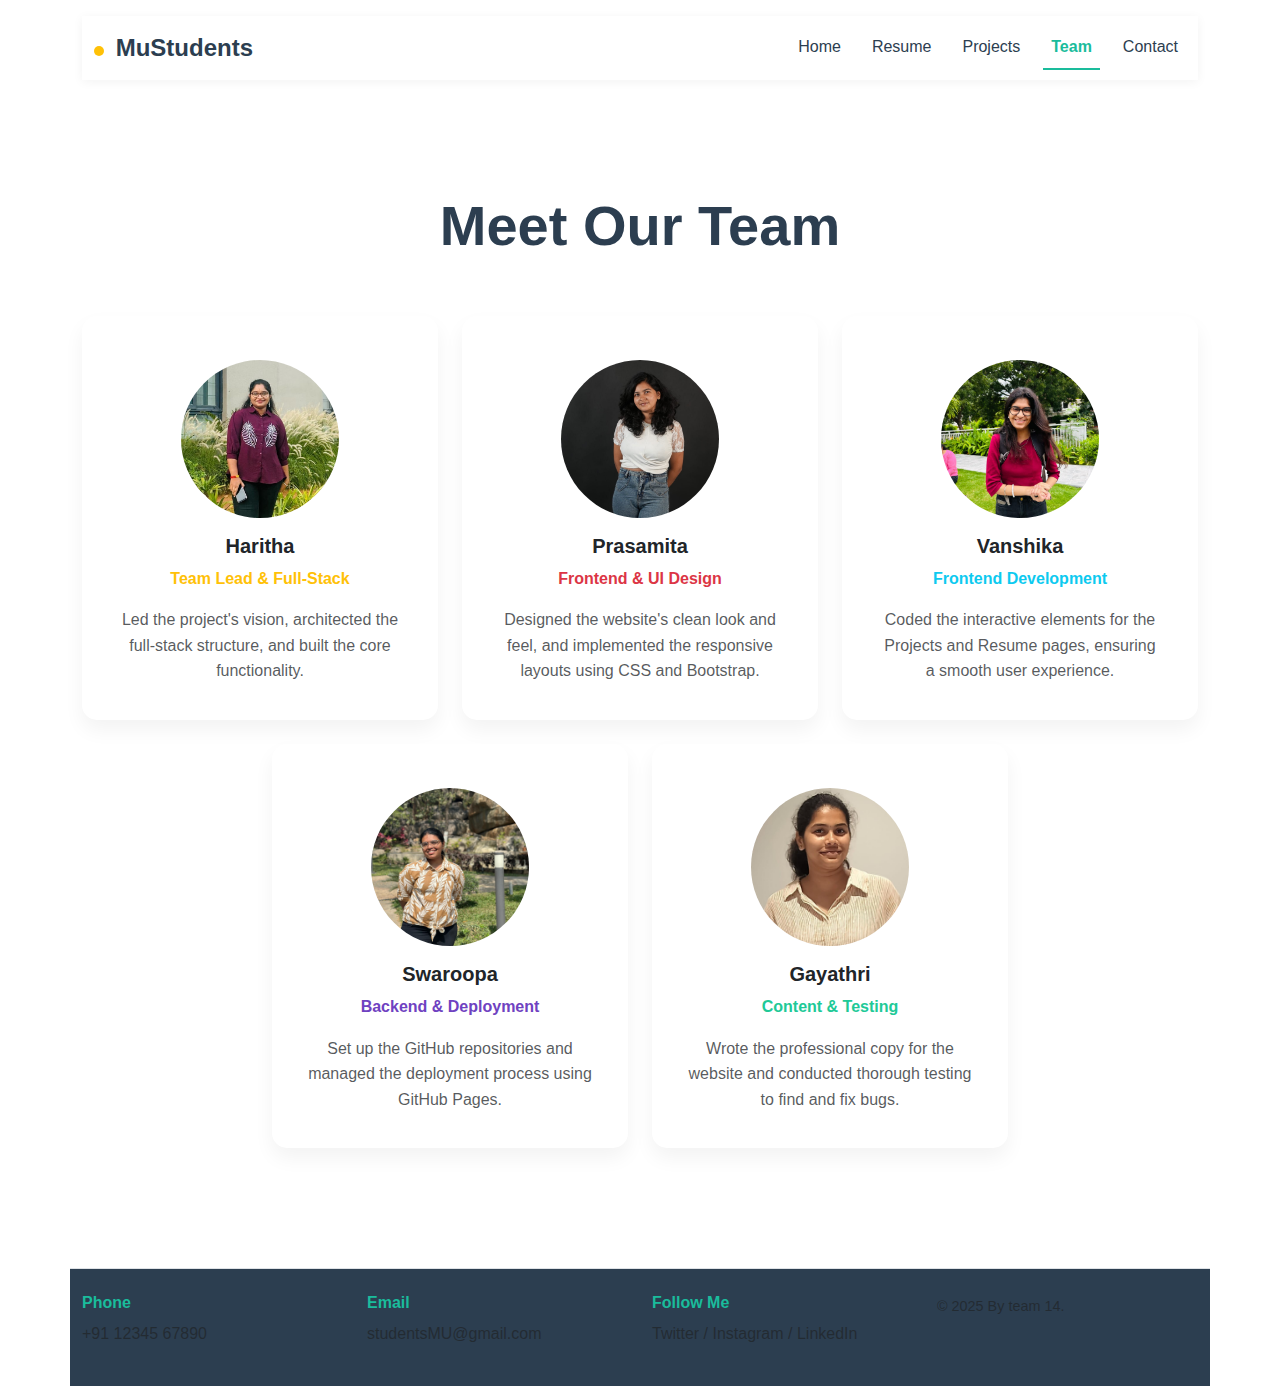
<file: team.html>
<!DOCTYPE html>
<html lang="en">
<head>
    <meta charset="UTF-8">
    <meta name="viewport" content="width=device-width, initial-scale=1.0">
    <title>Team - MuStudents Portfolio</title>
    
    <link href="https://cdn.jsdelivr.net/npm/bootstrap@5.3.3/dist/css/bootstrap.min.css" rel="stylesheet" integrity="sha384-QWTKZyjpPEjISv5WaRU9OFeRpok6YctnYmDr5pNlyT2bRjXh0JMhjY6hW+ALEwIH" crossorigin="anonymous">

    <link rel="stylesheet" href="style.css">
</head>
<body>

    <header class="container py-3">
        <nav class="navbar navbar-expand-lg">
            <div class="container-fluid">
                <a class="navbar-brand fw-bold" href="index.html">
                    <span style="display: inline-block; width: 10px; height: 10px; background-color: #ffc107; border-radius: 50%; margin-right: 5px;"></span>
                    MuStudents
                </a>
                
                <button class="navbar-toggler" type="button" data-bs-toggle="collapse" data-bs-target="#navbarNav" aria-controls="navbarNav" aria-expanded="false" aria-label="Toggle navigation">
                    <span class="navbar-toggler-icon"></span>
                </button>
                
                <div class="collapse navbar-collapse justify-content-end" id="navbarNav">
                    <ul class="navbar-nav">
                        <li class="nav-item">
                            <a class="nav-link" href="index.html">Home</a>
                        </li>
                        <li class="nav-item">
                            <a class="nav-link" href="resume.html">Resume</a>
                        </li>
                        <li class="nav-item">
                            <a class="nav-link" href="projects.html">Projects</a>
                        </li>
                        <li class="nav-item">
                            <a class="nav-link active" href="team.html">Team</a>
                        </li>
                        <li class="nav-item">
                            <a class="nav-link" href="contact.html">Contact</a>
                        </li>
                    </ul>
                </div>
            </div>
        </nav>
    </header>

    <main class="container my-5">
        <section id="team" class="py-5">
            <div class="row mb-5">
                <div class="col-12 text-center">
                    <h1 class="display-4 fw-bold">Meet Our Team</h1>
                </div>
            </div>

            <div class="row justify-content-center">
                
                <div class="col-lg-4 col-md-6 mb-4">
                    <div class="card team-card text-center h-100">
                        <img src="haritha.jpeg" class="card-img-top w-50 rounded-circle mx-auto mt-4" alt="Haritha">
                        <div class="card-body">
                            <h5 class="card-title fw-bold">Haritha</h5>
                            <p class="card-text text-warning fw-bold">Team Lead & Full-Stack</p>
                            <p class="card-text text-muted">Led the project's vision, architected the full-stack structure, and built the core functionality.</p>
                        </div>
                    </div>
                </div>

                <div class="col-lg-4 col-md-6 mb-4">
                    <div class="card team-card text-center h-100">
                        <img src="prasamita.jpeg" class="card-img-top w-50 rounded-circle mx-auto mt-4" alt="Prasamita">
                        <div class="card-body">
                            <h5 class="card-title fw-bold">Prasamita</h5>
                            <p class="card-text text-danger fw-bold">Frontend & UI Design</p>
                            <p class="card-text text-muted">Designed the website's clean look and feel, and implemented the responsive layouts using CSS and Bootstrap.</p>
                        </div>
                    </div>
                </div>

                <div class="col-lg-4 col-md-6 mb-4">
                    <div class="card team-card text-center h-100">
                        <img src="vanshika.jpeg" class="card-img-top w-50 rounded-circle mx-auto mt-4" alt="Vanshika">
                        <div class="card-body">
                            <h5 class="card-title fw-bold">Vanshika</h5>
                            <p class="card-text text-info fw-bold">Frontend Development</p>
                            <p class="card-text text-muted">Coded the interactive elements for the Projects and Resume pages, ensuring a smooth user experience.</p>
                        </div>
                    </div>
                </div>

                <div class="col-lg-4 col-md-6 mb-4">
                    <div class="card team-card text-center h-100">
                        <img src="swaroopa.jpeg" class="card-img-top w-50 rounded-circle mx-auto mt-4" alt="Swaroopa">
                        <div class="card-body">
                            <h5 class="card-title fw-bold">Swaroopa</h5>
                            <p class="card-text fw-bold" style="color: #6f42c1;">Backend & Deployment</p>
                            <p class="card-text text-muted">Set up the GitHub repositories and managed the deployment process using GitHub Pages.</p>
                        </div>
                    </div>
                </div>

                <div class="col-lg-4 col-md-6 mb-4">
                    <div class="card team-card text-center h-100">
                        <img src="gayathri.jpeg" class="card-img-top w-50 rounded-circle mx-auto mt-4" alt="Gayathri">
                        <div class="card-body">
                            <h5 class="card-title fw-bold">Gayathri</h5>
                            <p class="card-text fw-bold" style="color: #20c997;">Content & Testing</p>
                            <p class="card-text text-muted">Wrote the professional copy for the website and conducted thorough testing to find and fix bugs.</p>
                        </div>
                    </div>
                </div>

            </div>
        </section>
    </main>

    <footer class="container py-4 mt-5 border-top">
        <div class="row">
            <div class="col-12 col-md-3 mb-3"><h6 class="fw-bold">Phone</h6><span class="text-muted">+91 12345 67890</span></div>
            <div class="col-12 col-md-3 mb-3"><h6 class="fw-bold">Email</h6><span class="text-muted">studentsMU@gmail.com</span></div>
            <div class="col-12 col-md-3 mb-3"><h6 class="fw-bold">Follow Me</h6><span class="text-muted">Twitter / Instagram / LinkedIn</span></div>
            <div class="col-12 col-md-3 mb-3"><span class="text-muted" style="font-size: 0.9rem;">&copy; 2025 By team 14.</span></div>
        </div>
    </footer>


    <script src="https://cdn.jsdelivr.net/npm/bootstrap@5.3.3/dist/js/bootstrap.bundle.min.js" integrity="sha384-YvpcrYf0tY3lHB60NNkmXc5s9fDVZLESaAA55NDzOxhy9GkcIdslK1eN7N6jIeHz" crossorigin="anonymous"></script>
</body>
</html>
</file>
<file: style.css>
/* 1. GLOBAL STYLES & VARIABLES */
:root {
    --primary-color: #1abc9c; /* Tech-Zen Teal */
    --secondary-color: #2c3e50; /* Dark Blue-Grey */
    --light-bg: #f8f9fa;
    --dark-text: #333;
}

body {
    font-family: 'Segoe UI', Tahoma, Geneva, Verdana, sans-serif;
    color: var(--dark-text);
    line-height: 1.6;
}

h1, h2, h3, h4, h5, h6 {
    color: var(--secondary-color);
    font-weight: 700;
}

/* LINKS & BUTTONS */
/* 1. General Links */
a {
    text-decoration: none;
    color: #3498db; /* Lighter Blue */
    transition: color 0.3s ease;
}

a:hover {
    color: #2980b9; /* Slightly darker on hover */
}

/* 2. The Solid Button (View Live App / Submit / Download) */
.btn-primary-custom {
    background-color: #3498db; /* Lighter Blue */
    border: none;
    color: white;
    padding: 10px 25px;
    border-radius: 50px;
    transition: transform 0.2s, background-color 0.2s;
}

.btn-primary-custom:hover {
    background-color: #2980b9; /* Darker Blue on hover */
    transform: translateY(-2px);
    color: white;
}

/* 3. The Outline Button (View Code / Contact / Filters) */
.btn-outline-custom {
    border: 2px solid #3498db; /* Lighter Blue Border */
    color: #3498db;            /* Lighter Blue Text */
    padding: 8px 23px;
    border-radius: 50px;
    background: transparent;
    transition: all 0.2s;
}

.btn-outline-custom:hover, .btn-outline-custom.active {
    background-color: #3498db; /* Fill with Lighter Blue */
    color: white;
    border-color: #3498db;
}

/* 2. NAVBAR STYLES */
.navbar {
    box-shadow: 0 2px 10px rgba(0,0,0,0.05);
    background-color: white;
}

.navbar-brand {
    color: var(--secondary-color) !important;
    font-size: 1.5rem;
}

.nav-link {
    color: var(--secondary-color) !important;
    font-weight: 500;
    margin-left: 15px;
}

.nav-link:hover { color: var(--primary-color) !important; }

.nav-link.active {
    color: var(--primary-color) !important;
    font-weight: 700;
    border-bottom: 2px solid var(--primary-color);
}

/* 3. HOME PAGE (Hero & Retro Buttons) */
.profile-image {
    width: 350px;
    height: 350px;
    border-radius: 50%;
    object-fit: cover;
    border: 5px solid var(--primary-color);
    padding: 5px;
    box-shadow: 0 10px 30px rgba(0,0,0,0.1);
}

/* Retro Circular Buttons */
.circle-btn {
    width: 110px;
    height: 110px;
    border-radius: 50%;
    display: flex;
    align-items: center;
    justify-content: center;
    text-decoration: none;
    font-weight: 700;
    color: white;
    transition: transform 0.2s ease-in-out;
    box-shadow: 0 5px 15px rgba(0,0,0,0.1);
    margin: 10px;
}

.circle-btn:hover {
    transform: scale(1.1);
    color: white;
    box-shadow: 0 8px 20px rgba(0,0,0,0.2);
}

.btn-resume { background-color: #ffc107; color: #333; }
.btn-projects { background-color: #dc3545; }
.btn-contact { background-color: #0dcaf0; }
.btn-about { background-color: #198754; }

/* 4. PROJECT CARDS */
.project-card {
    border: none;
    border-radius: 10px;
    overflow: hidden;
    box-shadow: 0 5px 15px rgba(0,0,0,0.05);
    transition: transform 0.3s ease, box-shadow 0.3s ease;
}

.project-card:hover {
    transform: translateY(-10px);
    box-shadow: 0 15px 30px rgba(0,0,0,0.15);
}

.project-img-top {
    height: 200px;
    object-fit: cover;
}

/* 5. ABOUT PAGE (Team & Timeline) */
.team-card {
    border: none;
    background: white;
    padding: 20px;
    border-radius: 15px;
    box-shadow: 0 10px 20px rgba(0,0,0,0.05);
    transition: transform 0.3s ease;
}

.team-card:hover { transform: scale(1.03); }

/* Timeline */
.timeline {
    position: relative;
    max-width: 800px;
    margin: 0 auto;
}

.timeline::after {
    content: '';
    position: absolute;
    width: 4px;
    background-color: var(--primary-color);
    top: 0;
    bottom: 0;
    left: 50%;
    margin-left: -2px;
}

.timeline-container {
    padding: 10px 40px;
    position: relative;
    background-color: inherit;
    width: 50%;
}

.timeline-container.left { left: 0; }
.timeline-container.right { left: 50%; }

.timeline-container::after {
    content: '';
    position: absolute;
    width: 20px;
    height: 20px;
    right: -12px;
    background-color: white;
    border: 4px solid var(--secondary-color);
    top: 15px;
    border-radius: 50%;
    z-index: 1;
}

.timeline-container.right::after { left: -8px; }

.timeline-content {
    padding: 20px 30px;
    background-color: white;
    position: relative;
    border-radius: 6px;
    box-shadow: 0 5px 15px rgba(0,0,0,0.05);
}

@media screen and (max-width: 600px) {
    .timeline::after { left: 31px; }
    .timeline-container { width: 100%; padding-left: 70px; padding-right: 25px; }
    .timeline-container.right { left: 0%; }
    .timeline-container.left::after, .timeline-container.right::after { left: 21px; }
}

/* 6. SKILLS PAGE (Pro Cards & Bars) */
.tech-card {
    background: white;
    border-radius: 15px;
    padding: 30px 20px;
    text-align: center;
    transition: all 0.3s ease;
    border: 1px solid rgba(0,0,0,0.05);
    position: relative;
    overflow: hidden;
}

.tech-card i {
    font-size: 3.5rem;
    margin-bottom: 15px;
    transition: all 0.3s ease;
    color: #6c757d;
}

.tech-card h5 { font-weight: 700; color: #333; margin: 0; }

/* Hover Glow Effects */
.tech-card.html:hover { border-bottom: 4px solid #e34c26; transform: translateY(-5px); box-shadow: 0 10px 30px rgba(227, 76, 38, 0.2); }
.tech-card.html:hover i { color: #e34c26; transform: scale(1.1); }

.tech-card.css:hover { border-bottom: 4px solid #264de4; transform: translateY(-5px); box-shadow: 0 10px 30px rgba(38, 77, 228, 0.2); }
.tech-card.css:hover i { color: #264de4; transform: scale(1.1); }

.tech-card.js:hover { border-bottom: 4px solid #f7df1e; transform: translateY(-5px); box-shadow: 0 10px 30px rgba(247, 223, 30, 0.3); }
.tech-card.js:hover i { color: #f7df1e; transform: scale(1.1); }

.tech-card.bootstrap:hover { border-bottom: 4px solid #7952b3; transform: translateY(-5px); box-shadow: 0 10px 30px rgba(121, 82, 179, 0.2); }
.tech-card.bootstrap:hover i { color: #7952b3; transform: scale(1.1); }

.tech-card.java:hover { border-bottom: 4px solid #5382a1; transform: translateY(-5px); box-shadow: 0 10px 30px rgba(83, 130, 161, 0.2); }
.tech-card.java:hover i { color: #5382a1; transform: scale(1.1); }

.tech-card.node:hover { border-bottom: 4px solid #68a063; transform: translateY(-5px); box-shadow: 0 10px 30px rgba(104, 160, 99, 0.2); }
.tech-card.node:hover i { color: #68a063; transform: scale(1.1); }

.tech-card.sql:hover { border-bottom: 4px solid #003b57; transform: translateY(-5px); box-shadow: 0 10px 30px rgba(0, 59, 87, 0.2); }
.tech-card.sql:hover i { color: #003b57; transform: scale(1.1); }

.tech-card.git:hover { border-bottom: 4px solid #f05032; transform: translateY(-5px); box-shadow: 0 10px 30px rgba(240, 80, 50, 0.2); }
.tech-card.git:hover i { color: #f05032; transform: scale(1.1); }

/* Sleek Progress Bars */
.skill-box {
    background: white;
    padding: 20px;
    border-radius: 10px;
    box-shadow: 0 5px 15px rgba(0,0,0,0.03);
    margin-bottom: 20px;
}

.progress-custom {
    height: 8px;
    background-color: #f1f1f1;
    border-radius: 10px;
    overflow: hidden;
}

.progress-bar-custom {
    height: 100%;
    border-radius: 10px;
    background: linear-gradient(90deg, var(--primary-color) 0%, #1674a3 100%);
    position: relative;
    width: 0;
    transition: width 1.5s ease-in-out;
}

/* 7. CONTACT & FOOTER */
footer {
    background-color: var(--secondary-color);
    color: white;
    padding: 40px 0;
    margin-top: 60px;
}

footer h6 { color: var(--primary-color); }
footer a { color: #bdc3c7; }
footer a:hover { color: white; }

/* Form Validation */
.form-control.is-invalid {
    border-color: #dc3545;
    background-image: none;
}

.invalid-feedback {
    display: none;
    color: #dc3545;
    font-size: 0.875em;
}

.form-control.is-invalid ~ .invalid-feedback { display: block; }
</file>
